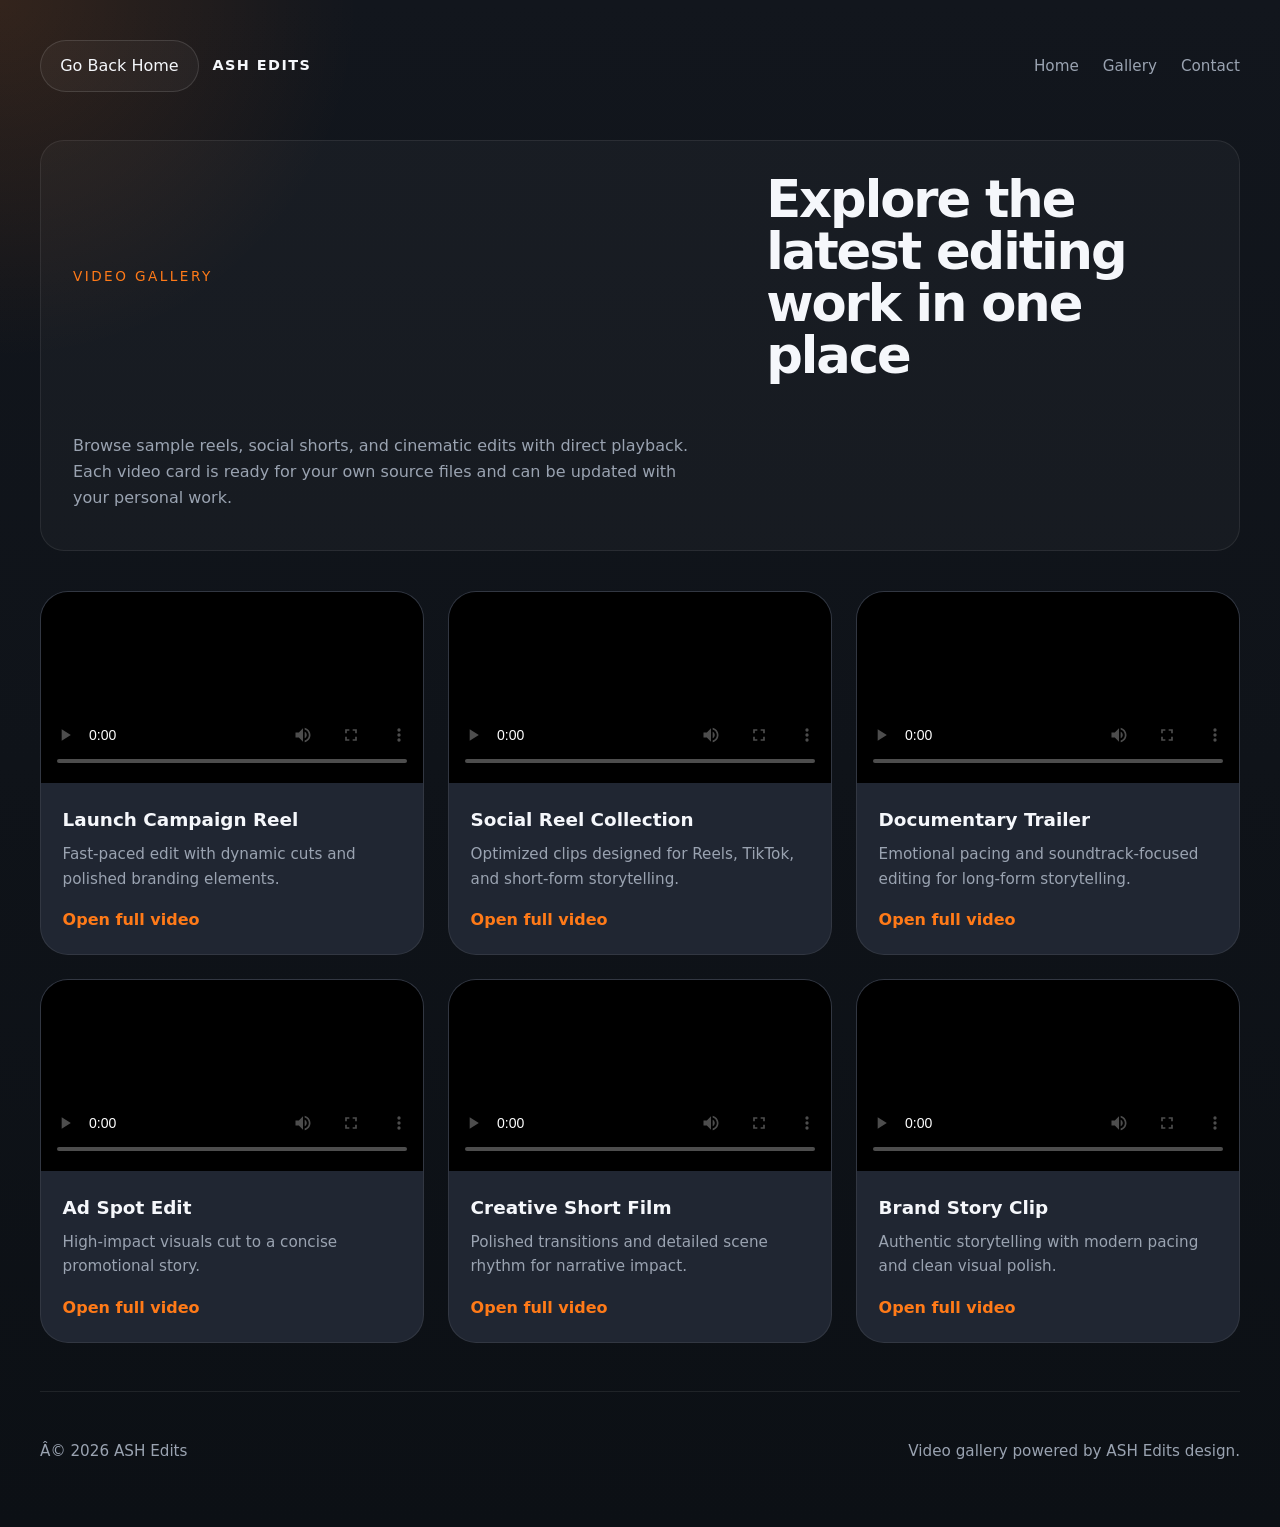
<file: gallery.html>
﻿<!DOCTYPE html>
<html lang="en">
<head>
    <meta charset="UTF-8" />
    <meta name="viewport" content="width=device-width, initial-scale=1.0" />
    <title>Video Gallery | ASH Edits</title>
    <link rel="stylesheet" href="styles.css" />
    <style>
        :root {
            --bg: #0f1319;
            --surface: #161b22;
            --surface-alt: #202632;
            --text: #f5f7fb;
            --text-muted: #9aa3b1;
            --accent: #ff7a18;
            --radius: 24px;
            font-family: Inter, system-ui, -apple-system, BlinkMacSystemFont, "Segoe UI", sans-serif;
        }

        * {
            box-sizing: border-box;
        }

        body {
            margin: 0;
            min-height: 100vh;
            background: radial-gradient(circle at top left, rgba(255, 122, 24, 0.14), transparent 18%),
                linear-gradient(180deg, #12161d 0%, #0c1015 100%);
            color: var(--text);
            line-height: 1.6;
        }

        a {
            color: inherit;
            text-decoration: none;
        }

        .page-wrapper {
            width: min(1200px, calc(100% - 2rem));
            margin: 0 auto;
            padding: 1.5rem 0 3rem;
        }

        header {
            display: flex;
            align-items: center;
            justify-content: space-between;
            gap: 1rem;
            padding: 1rem 0;
        }

        .brand {
            font-weight: 700;
            letter-spacing: 0.1em;
            text-transform: uppercase;
            font-size: 0.9rem;
        }

        .header-left {
            display: flex;
            align-items: center;
            gap: 0.85rem;
        }

        nav {
            display: flex;
            gap: 1.5rem;
            flex-wrap: wrap;
            align-items: center;
        }

        nav a {
            font-size: 0.95rem;
            color: var(--text-muted);
            transition: color 0.2s ease;
        }

        nav a:hover {
            color: var(--text);
        }

        .button-back {
            display: inline-flex;
            align-items: center;
            padding: 0.75rem 1.2rem;
            border-radius: 999px;
            border: 1px solid rgba(255, 255, 255, 0.12);
            color: var(--text);
            background: rgba(255, 255, 255, 0.04);
            transition: background-color 0.2s ease, transform 0.2s ease;
        }

        .button-back:hover {
            background: rgba(255, 255, 255, 0.08);
            transform: translateY(-1px);
        }

        .hero {
            margin-top: 2rem;
            padding: 2rem 2rem 2.5rem;
            border-radius: var(--radius);
            background: rgba(255, 255, 255, 0.03);
            border: 1px solid rgba(255, 255, 255, 0.08);
        }

        .hero h1 {
            margin: 0;
            font-size: clamp(2.6rem, 4vw, 3.8rem);
            letter-spacing: -0.04em;
            line-height: 1.02;
        }

        .hero p {
            max-width: 62ch;
            margin: 1.25rem 0 0;
            color: var(--text-muted);
            font-size: 1rem;
        }

        .gallery-grid {
            display: grid;
            gap: 1.5rem;
            grid-template-columns: repeat(3, minmax(0, 1fr));
            margin-top: 2.5rem;
        }

        .video-card {
            background: var(--surface-alt);
            border: 1px solid rgba(255, 255, 255, 0.08);
            border-radius: 28px;
            overflow: hidden;
            display: flex;
            flex-direction: column;
        }

        .video-card video {
            width: 100%;
            height: auto;
            display: block;
            background: #000;
        }

        .video-content {
            padding: 1.35rem;
        }

        .video-content h3 {
            margin: 0 0 0.5rem;
            font-size: 1.15rem;
        }

        .video-content p {
            margin: 0;
            color: var(--text-muted);
            font-size: 0.95rem;
        }

        .video-link {
            margin-top: 1rem;
            display: inline-flex;
            align-items: center;
            color: var(--accent);
            font-weight: 700;
        }

        .video-link:hover {
            text-decoration: underline;
        }

        .footer {
            margin-top: 3rem;
            padding-top: 2rem;
            border-top: 1px solid rgba(255, 255, 255, 0.08);
            display: flex;
            justify-content: space-between;
            align-items: center;
            gap: 1rem;
            color: var(--text-muted);
            font-size: 0.95rem;
        }

        @media (max-width: 920px) {
            .gallery-grid {
                grid-template-columns: repeat(2, minmax(0, 1fr));
            }
        }

        @media (max-width: 680px) {
            .gallery-grid {
                grid-template-columns: 1fr;
            }

            header {
                flex-direction: column;
                align-items: flex-start;
            }
        }
    </style>
</head>
<body>
    <div class="page-wrapper">
        <header>
            <div class="header-left">
                <a class="button-back" href="index.html">Go Back Home</a>
                <div class="brand">ASH Edits</div>
            </div>
            <nav>
                <a href="index.html">Home</a>
                <a href="#gallery">Gallery</a>
                <a href="index.html#contact">Contact</a>
            </nav>
        </header>

        <section class="hero" id="gallery">
            <span style="color: var(--accent); text-transform: uppercase; letter-spacing: 0.18em; font-size: 0.85rem;">Video Gallery</span>
            <h1>Explore the latest editing work in one place</h1>
            <p>Browse sample reels, social shorts, and cinematic edits with direct playback. Each video card is ready for your own source files and can be updated with your personal work.</p>
        </section>

        <div class="gallery-grid">
            <article class="video-card">
                <video controls poster="https://images.unsplash.com/photo-1542204165-87f1f3b9a1f0?auto=format&fit=crop&w=1200&q=80">
                    <source src="https://interactive-examples.mdn.mozilla.net/media/cc0-videos/flower.mp4" type="video/mp4" />
                    Your browser does not support the video tag.
                </video>
                <div class="video-content">
                    <h3>Launch Campaign Reel</h3>
                    <p>Fast-paced edit with dynamic cuts and polished branding elements.</p>
                    <a class="video-link" href="https://interactive-examples.mdn.mozilla.net/media/cc0-videos/flower.mp4" target="_blank" rel="noreferrer">Open full video</a>
                </div>
            </article>

            <article class="video-card">
                <video controls poster="https://images.unsplash.com/photo-1510511459019-5dda7724fd87?auto=format&fit=crop&w=1200&q=80">
                    <source src="https://interactive-examples.mdn.mozilla.net/media/cc0-videos/flower.mp4" type="video/mp4" />
                    Your browser does not support the video tag.
                </video>
                <div class="video-content">
                    <h3>Social Reel Collection</h3>
                    <p>Optimized clips designed for Reels, TikTok, and short-form storytelling.</p>
                    <a class="video-link" href="https://interactive-examples.mdn.mozilla.net/media/cc0-videos/flower.mp4" target="_blank" rel="noreferrer">Open full video</a>
                </div>
            </article>

            <article class="video-card">
                <video controls poster="https://images.unsplash.com/photo-1517511620798-cec17d428bc0?auto=format&fit=crop&w=1200&q=80">
                    <source src="https://interactive-examples.mdn.mozilla.net/media/cc0-videos/flower.mp4" type="video/mp4" />
                    Your browser does not support the video tag.
                </video>
                <div class="video-content">
                    <h3>Documentary Trailer</h3>
                    <p>Emotional pacing and soundtrack-focused editing for long-form storytelling.</p>
                    <a class="video-link" href="https://interactive-examples.mdn.mozilla.net/media/cc0-videos/flower.mp4" target="_blank" rel="noreferrer">Open full video</a>
                </div>
            </article>

            <article class="video-card">
                <video controls poster="https://images.unsplash.com/photo-1500534314209-a25ddb2bd429?auto=format&fit=crop&w=1200&q=80">
                    <source src="https://interactive-examples.mdn.mozilla.net/media/cc0-videos/flower.mp4" type="video/mp4" />
                    Your browser does not support the video tag.
                </video>
                <div class="video-content">
                    <h3>Ad Spot Edit</h3>
                    <p>High-impact visuals cut to a concise promotional story.</p>
                    <a class="video-link" href="https://interactive-examples.mdn.mozilla.net/media/cc0-videos/flower.mp4" target="_blank" rel="noreferrer">Open full video</a>
                </div>
            </article>

            <article class="video-card">
                <video controls poster="https://images.unsplash.com/photo-1488590528505-98d2b5aba04b?auto=format&fit=crop&w=1200&q=80">
                    <source src="https://interactive-examples.mdn.mozilla.net/media/cc0-videos/flower.mp4" type="video/mp4" />
                    Your browser does not support the video tag.
                </video>
                <div class="video-content">
                    <h3>Creative Short Film</h3>
                    <p>Polished transitions and detailed scene rhythm for narrative impact.</p>
                    <a class="video-link" href="https://interactive-examples.mdn.mozilla.net/media/cc0-videos/flower.mp4" target="_blank" rel="noreferrer">Open full video</a>
                </div>
            </article>

            <article class="video-card">
                <video controls poster="https://images.unsplash.com/photo-1515879218367-8466d910aaa4?auto=format&fit=crop&w=1200&q=80">
                    <source src="https://interactive-examples.mdn.mozilla.net/media/cc0-videos/flower.mp4" type="video/mp4" />
                    Your browser does not support the video tag.
                </video>
                <div class="video-content">
                    <h3>Brand Story Clip</h3>
                    <p>Authentic storytelling with modern pacing and clean visual polish.</p>
                    <a class="video-link" href="https://interactive-examples.mdn.mozilla.net/media/cc0-videos/flower.mp4" target="_blank" rel="noreferrer">Open full video</a>
                </div>
            </article>
        </div>

        <footer class="footer">
            <p>Â© 2026 ASH Edits</p>
            <p>Video gallery powered by ASH Edits design.</p>
        </footer>
    </div>
</body>
</html>
</file>
<file: styles.css>
:root {
    --bg: #0f1319;
    --surface: #161b22;
    --surface-alt: #202632;
    --text: #f5f7fb;
    --text-muted: #9aa3b1;
    --accent: #ff7a18;
    --accent-soft: rgba(255, 122, 24, 0.16);
    --radius: 24px;
    font-family: Inter, system-ui, -apple-system, BlinkMacSystemFont, "Segoe UI", sans-serif;
}

* {
    box-sizing: border-box;
}

body {
    margin: 0;
    min-height: 100vh;
    background: radial-gradient(circle at top right, rgba(255, 122, 24, 0.14), transparent 25%),
        linear-gradient(180deg, #12161d 0%, #0c1015 100%);
    color: var(--text);
    line-height: 1.6;
}

img {
    max-width: 100%;
    display: block;
}

a {
    color: inherit;
    text-decoration: none;
}

.page-wrapper {
    width: min(1200px, calc(100% - 2rem));
    margin: 0 auto;
    padding: 1.5rem 0 3rem;
}

header {
    display: flex;
    align-items: center;
    justify-content: space-between;
    gap: 1rem;
    padding: 1rem 0;
}

.brand {
    font-weight: 700;
    letter-spacing: 0.1em;
    text-transform: uppercase;
    font-size: 0.9rem;
}

nav {
    display: flex;
    gap: 1.5rem;
    flex-wrap: wrap;
    align-items: center;
}

nav a {
    font-size: 0.95rem;
    color: var(--text-muted);
    transition: color 0.2s ease;
}

nav a:hover {
    color: var(--text);
}

.hero {
    display: grid;
    grid-template-columns: 1.2fr 0.8fr;
    gap: 2rem;
    align-items: center;
    margin-top: 3rem;
}

.hero-copy h1 {
    margin: 0;
    font-size: clamp(2.8rem, 4vw, 4.4rem);
    letter-spacing: -0.04em;
    line-height: 0.95;
}

.hero-copy p {
    max-width: 52ch;
    margin: 1.5rem 0 2rem;
    color: var(--text-muted);
}

.hero-buttons {
    display: flex;
    gap: 1rem;
    flex-wrap: wrap;
}

.button-primary,
.button-secondary {
    display: inline-flex;
    align-items: center;
    justify-content: center;
    padding: 0.95rem 1.6rem;
    border-radius: 999px;
    border: 1px solid transparent;
    transition: transform 0.2s ease, background-color 0.2s ease, border-color 0.2s ease;
    cursor: pointer;
}

.button-primary {
    background: linear-gradient(135deg, #ff7a18, #ffba34);
    color: #0b0a08;
    font-weight: 700;
}

.button-secondary {
    background: transparent;
    border-color: rgba(255, 255, 255, 0.14);
    color: var(--text);
}

.button-primary:hover,
.button-secondary:hover {
    transform: translateY(-2px);
}

.hero-media {
    position: relative;
    min-height: 360px;
    background: linear-gradient(180deg, rgba(255, 122, 24, 0.14), transparent 60%),
        radial-gradient(circle at top left, rgba(255, 122, 24, 0.22), transparent 22%);
    border-radius: var(--radius);
    overflow: hidden;
    display: grid;
    place-items: center;
}

.hero-media::before {
    content: "";
    position: absolute;
    inset: 0;
    background: linear-gradient(135deg, rgba(255,255,255,0.05), transparent 45%);
    pointer-events: none;
}

.hero-media video,
.hero-media img {
    width: 100%;
    height: 100%;
    object-fit: cover;
}

section {
    margin-top: 4rem;
}

.section-title {
    display: flex;
    align-items: center;
    gap: 0.75rem;
    margin-bottom: 1.75rem;
}

.section-title span {
    font-size: 0.85rem;
    text-transform: uppercase;
    color: var(--accent);
    letter-spacing: 0.18em;
}

.section-title h2 {
    margin: 0;
    font-size: clamp(1.7rem, 2vw, 2.4rem);
}

.cards {
    display: grid;
    gap: 1.5rem;
}

.card {
    background: rgba(255, 255, 255, 0.02);
    border: 1px solid rgba(255, 255, 255, 0.07);
    border-radius: var(--radius);
    padding: 1.6rem;
    overflow: hidden;
}

.card h3 {
    margin: 0 0 0.75rem;
    font-size: 1.2rem;
}

.card p {
    margin: 0;
    color: var(--text-muted);
}

.project-grid {
    display: grid;
    gap: 1.5rem;
    grid-template-columns: repeat(3, minmax(0, 1fr));
}

.project {
    position: relative;
    border-radius: 28px;
    overflow: hidden;
    min-height: 260px;
    display: flex;
    flex-direction: column;
    justify-content: flex-end;
}

.project video {
    position: absolute;
    top: 0;
    left: 0;
    width: 100%;
    height: 100%;
    object-fit: cover;
    z-index: 0;
}

.project::after {
    content: "";
    position: absolute;
    inset: 0;
    background: linear-gradient(180deg, transparent 40%, rgba(15, 19, 25, 0.88));
    z-index: 1;
    transition: background 0.3s ease;
}

.project:hover::after {
    background: linear-gradient(180deg, transparent 40%, rgba(15, 19, 25, 0.3));
}

.project-info {
    position: relative;
    padding: 1.5rem;
    z-index: 2;
}

.project-info h3 {
    margin: 0 0 0.5rem;
    color: #fff;
}

.project-info p {
    margin: 0;
    color: var(--text-muted);
    font-size: 0.95rem;
}

.stats {
    display: grid;
    grid-template-columns: repeat(3, minmax(0, 1fr));
    gap: 1rem;
    margin-top: 1.5rem;
}

.stat {
    background: rgba(255, 255, 255, 0.03);
    border: 1px solid rgba(255, 255, 255, 0.06);
    border-radius: 20px;
    padding: 1rem;
}

.stat strong {
    display: block;
    font-size: 1.3rem;
}

.stat span {
    color: var(--text-muted);
    font-size: 0.9rem;
}

.feedback-card {
    background: rgba(255, 255, 255, 0.02);
    border: 1px solid rgba(255, 255, 255, 0.08);
    border-radius: 28px;
    padding: 1.8rem;
}

.feedback-card p {
    margin: 0 0 1rem;
    color: var(--text-muted);
}

.feedback-card cite {
    display: block;
    font-weight: 700;
    color: var(--text);
}

.contact-card {
    display: grid;
    grid-template-columns: 1.1fr 0.9fr;
    gap: 1.5rem;
    background: rgba(255, 255, 255, 0.03);
    border: 1px solid rgba(255, 255, 255, 0.08);
    border-radius: 28px;
    overflow: hidden;
}

.contact-details {
    padding: 2rem;
}

.contact-details h3 {
    margin-top: 0;
}

.contact-details p {
    max-width: 40ch;
    color: var(--text-muted);
}

.contact-list {
    list-style: none;
    padding: 0;
    margin: 1.5rem 0 0;
    display: grid;
    gap: 0.9rem;
}

.contact-list li {
    display: flex;
    gap: 0.75rem;
    color: var(--text-muted);
}

.contact-list span {
    color: var(--accent);
    min-width: 8rem;
    display: inline-block;
}

.socials-list {
    list-style: none;
    padding: 0;
    margin: 0;
    display: flex;
    gap: 1.5rem;
    justify-content: center;
}

.socials-list li a {
    display: inline-flex;
    align-items: center;
    justify-content: center;
    width: 50px;
    height: 50px;
    border-radius: 50%;
    background: rgba(255, 122, 24, 0.1);
    border: 1px solid rgba(255, 122, 24, 0.3);
    font-size: 1.5rem;
    transition: all 0.2s ease;
}

.socials-list li a:hover {
    background: rgba(255, 122, 24, 0.25);
    border-color: var(--accent);
    transform: translateY(-2px);
}

.footer {
    margin-top: 4rem;
    padding-top: 2rem;
    border-top: 1px solid rgba(255, 255, 255, 0.08);
    display: flex;
    justify-content: space-between;
    align-items: center;
    gap: 1rem;
    color: var(--text-muted);
    font-size: 0.95rem;
}

@media (max-width: 880px) {
    .hero,
    .contact-card,
    .project-grid,
    .stats {
        grid-template-columns: 1fr;
    }

    .hero-media {
        min-height: 300px;
    }
}

@media (max-width: 620px) {
    header {
        flex-direction: column;
        align-items: flex-start;
    }

    nav {
        width: 100%;
        justify-content: flex-start;
    }

    .hero-copy h1 {
        font-size: 2.8rem;
    }

    .card,
    .testimonial,
    .contact-details {
        padding: 1.4rem;
    }
}
</file>
